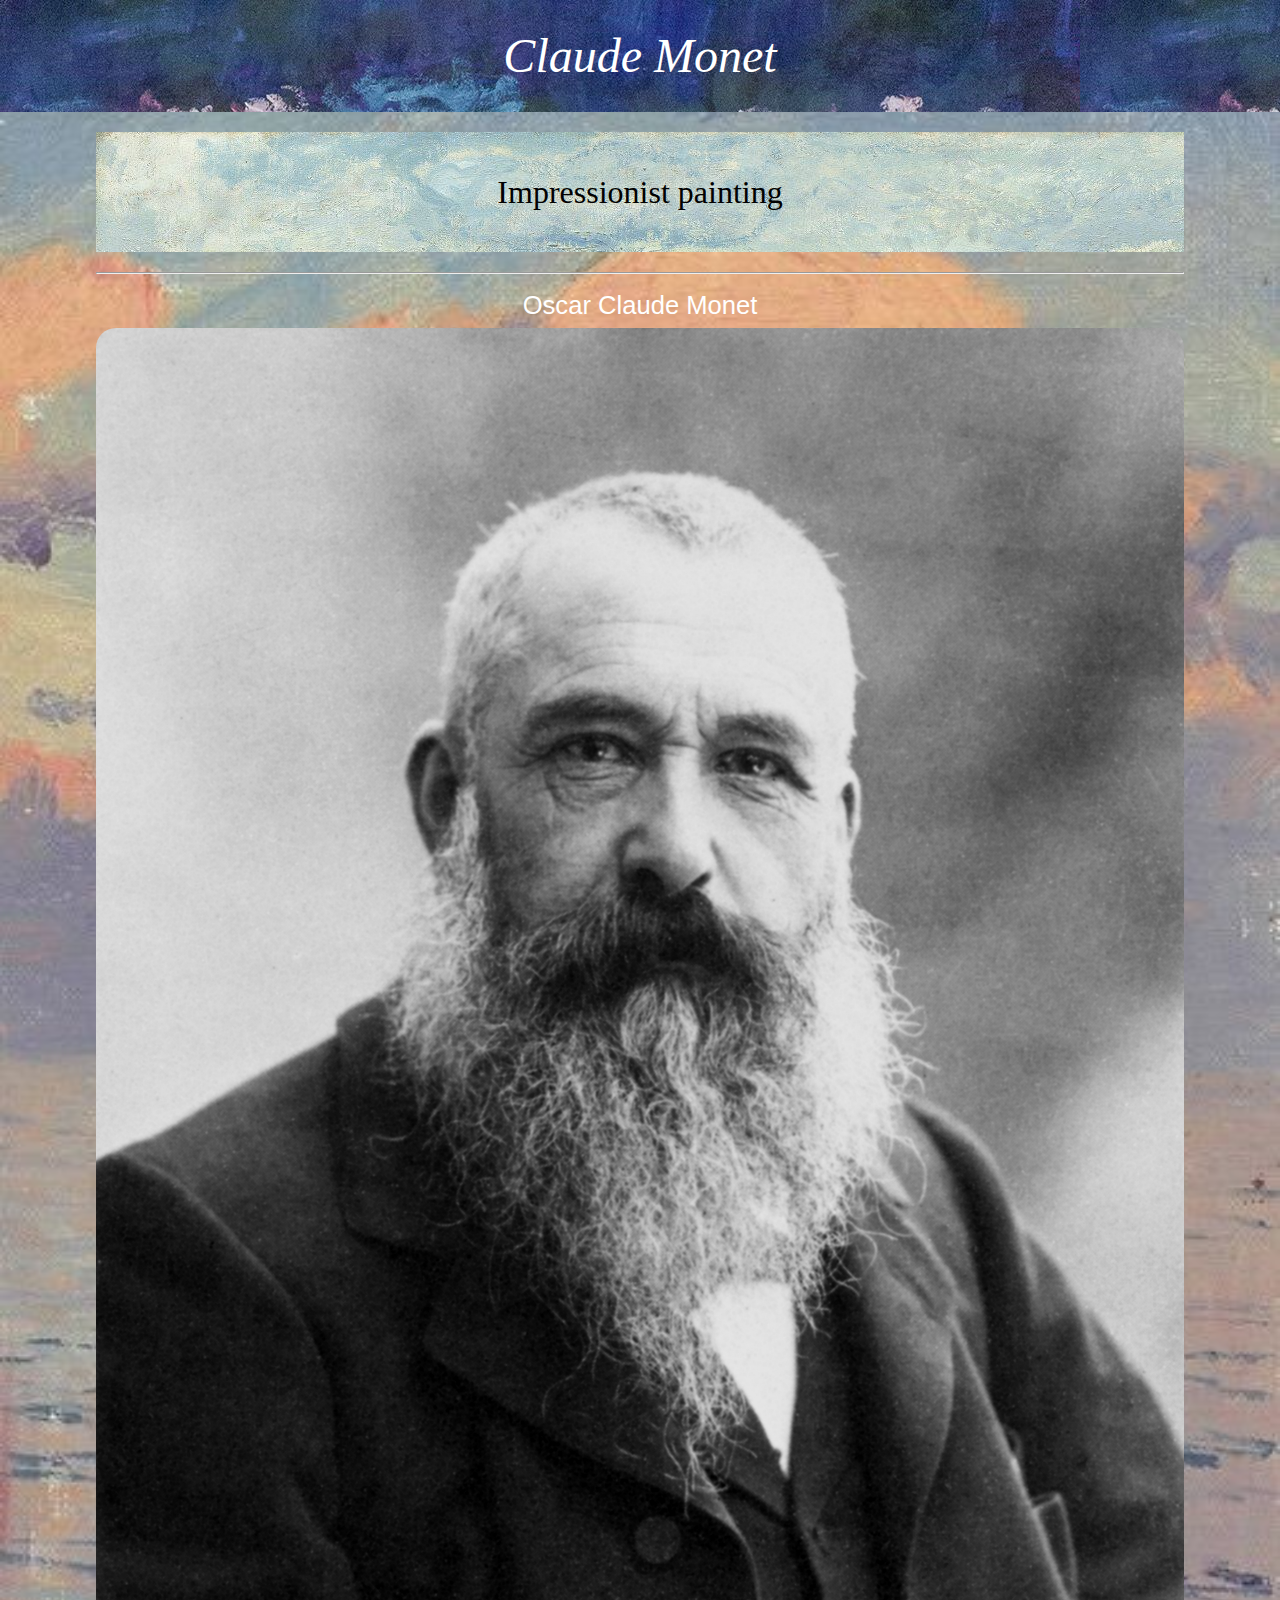
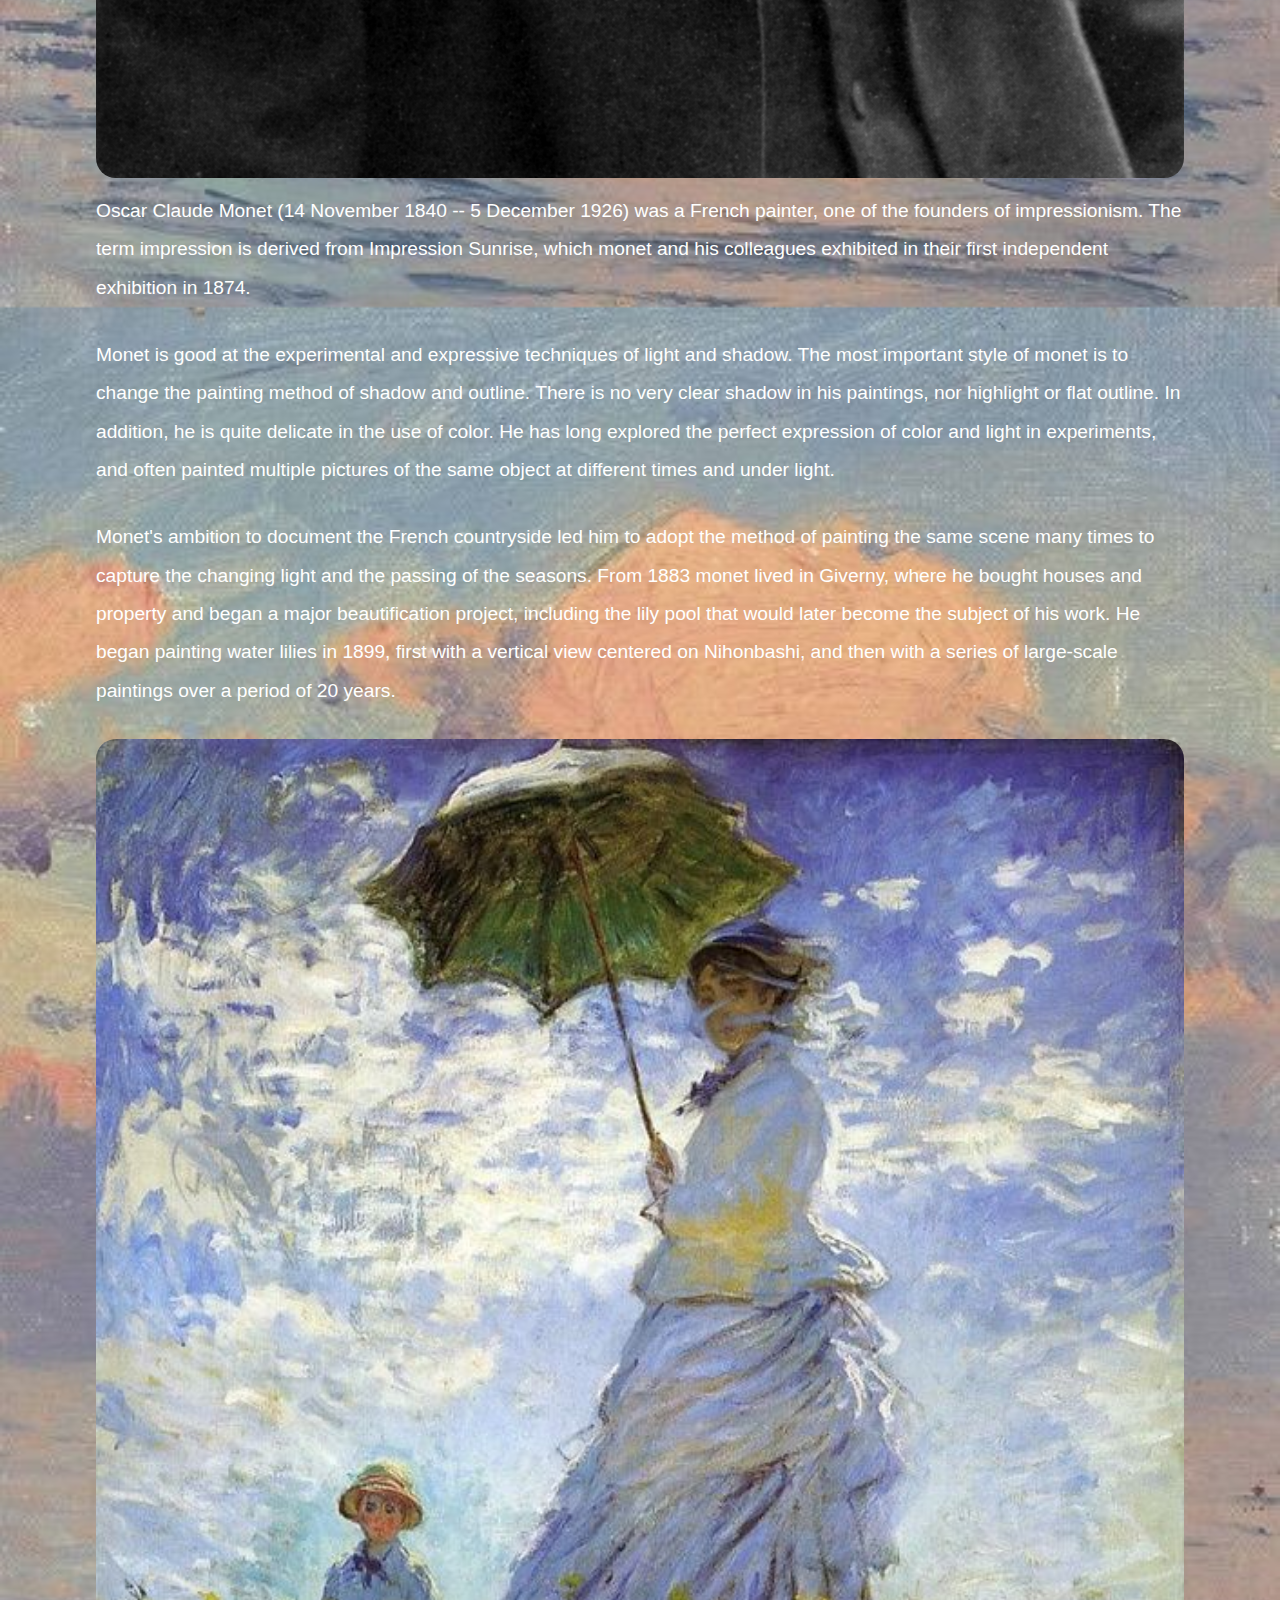
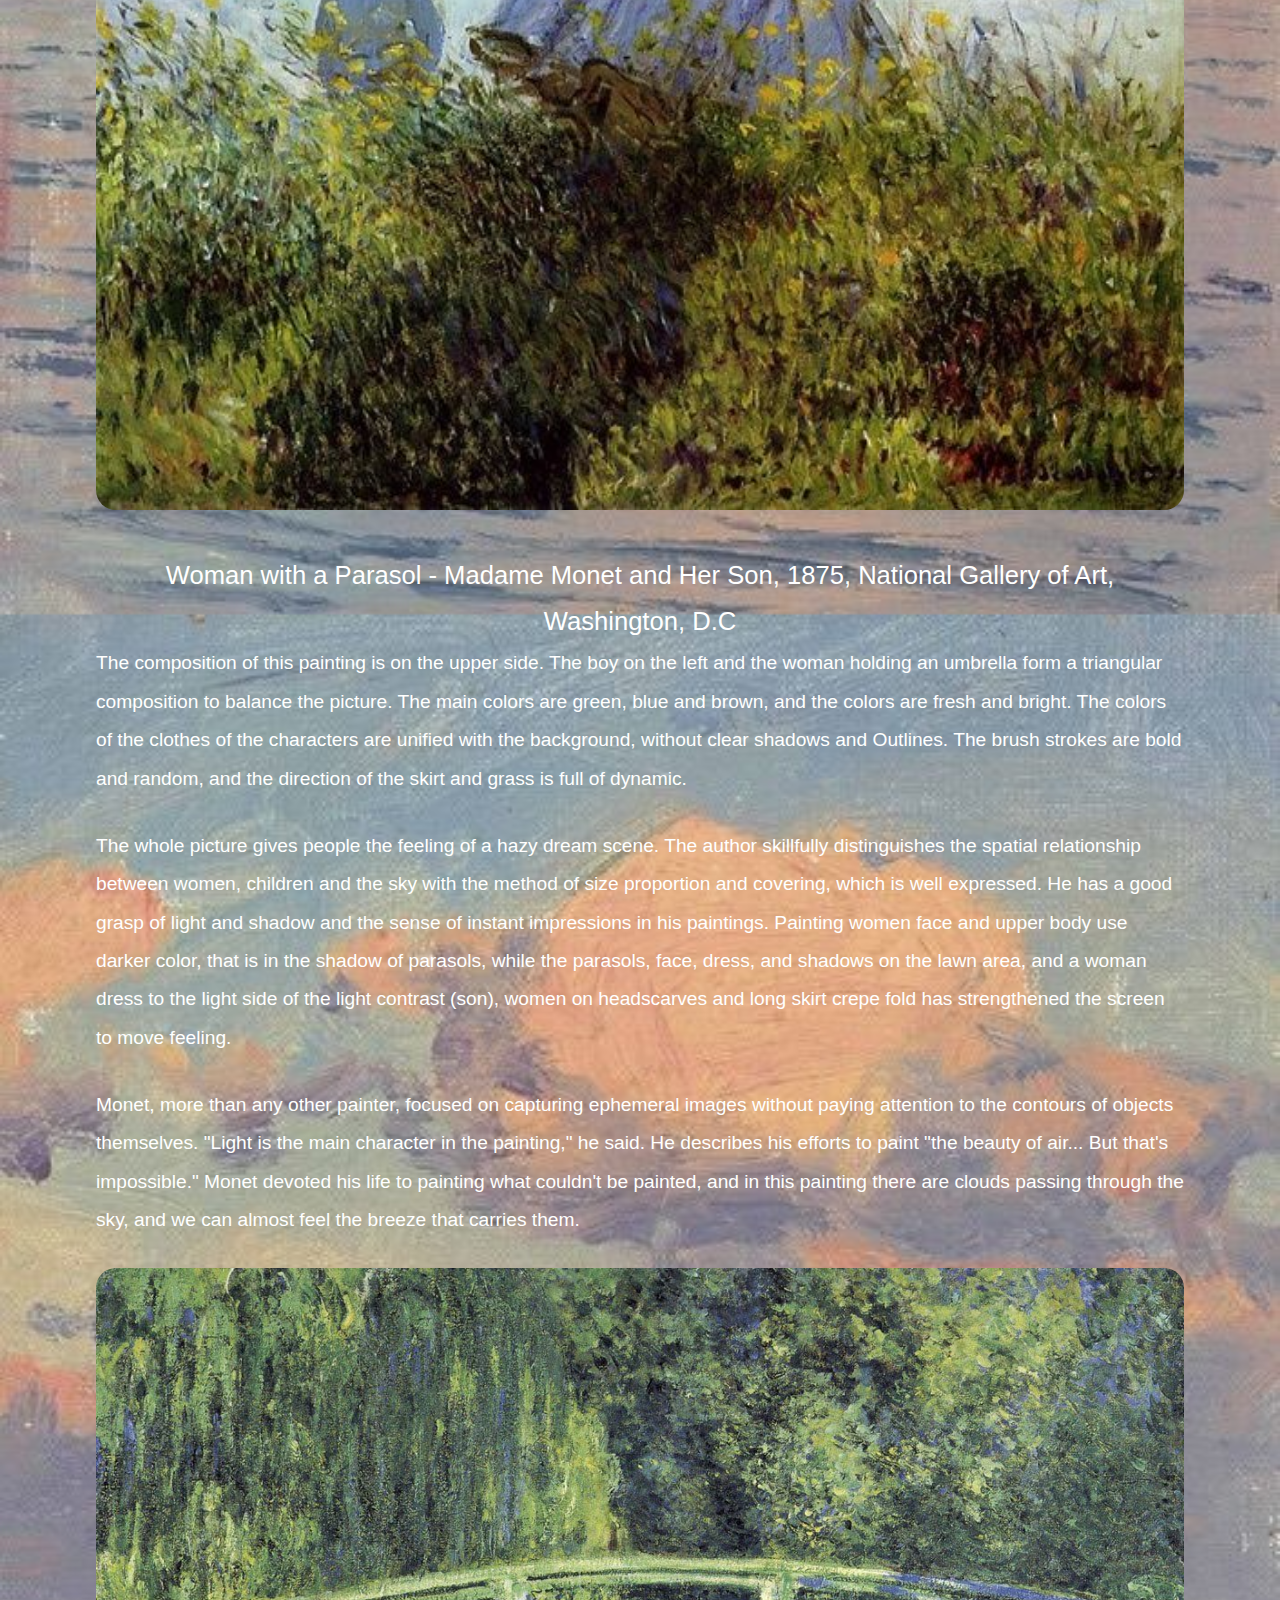
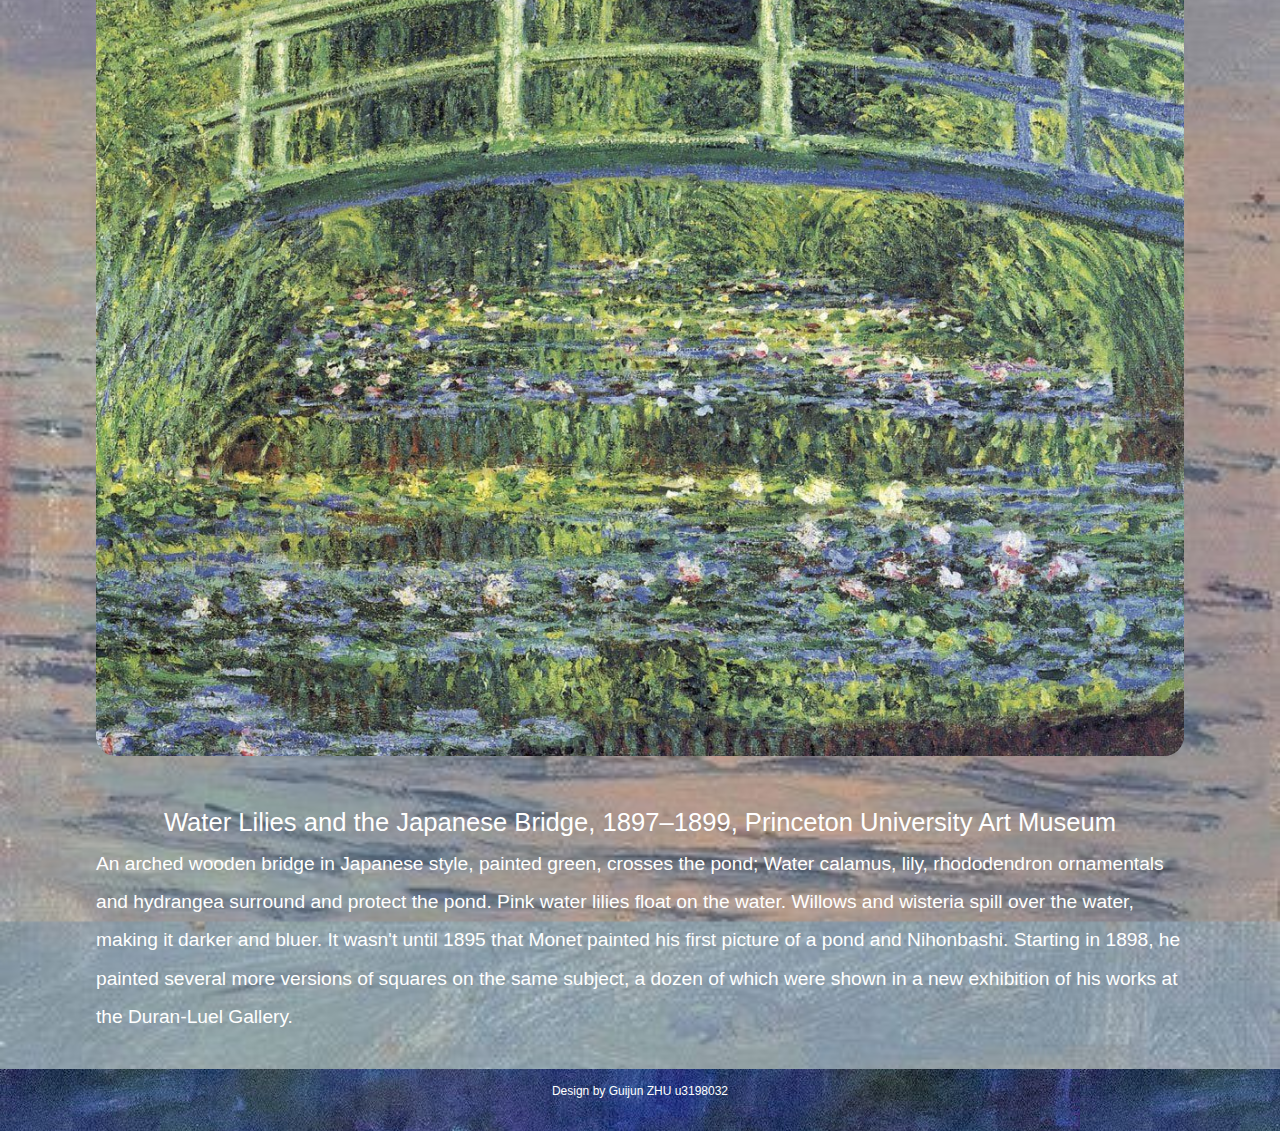
<file: final-website/index.html>
<!DOCTYPE html>
<html lang="en">

<head>

    <!-- load the head content from the head.html file -->
    <!-- This content is inserted into the base.html file -->

<meta charset="UTF-8">
<meta name="viewport" content="width=device-width, initial-scale=1.0">
<!-- load our reset stylesheet -->
<link rel="stylesheet" href="assets/css/reset.css">
<!-- load our main stylesheet -->
<link rel="stylesheet" href="assets/css/styles.css">

<!-- you could add favicons etc here -->

    <!-- set the site title to be a variable, defined in the md file -->
    <title>Claude Monet</title>
</head>

<body>
    <header>
        <div class="inner-wrapper">
            <h1>Claude Monet</h1>
        </div>
    </header>
    <main>
        <div class="inner-wrapper">
            <!-- STOP! Don't add anything more to the base template -->
            <!-- the content here is loaded through the homepage template -->
            
            
<div class="t1">
    <h2> Impressionist painting</h2>
</div>

<div class="main-content">
    <hr>
<h3>Oscar Claude Monet</h3>
<p><img src="assets/images/img0.jpg" alt="img0">
Oscar Claude Monet (14 November 1840 -- 5 December 1926) was a French painter, one of the founders of impressionism. The term impression is derived from Impression Sunrise, which monet and his colleagues exhibited in their first independent exhibition in 1874.</p>
<p>Monet is good at the experimental and expressive techniques of light and shadow. The most important style of monet is to change the painting method of shadow and outline. There is no very clear shadow in his paintings, nor highlight or flat outline. In addition, he is quite delicate in the use of color. He has long explored the perfect expression of color and light in experiments, and often painted multiple pictures of the same object at different times and under light.</p>
<p>Monet's ambition to document the French countryside led him to adopt the method of painting the same scene many times to capture the changing light and the passing of the seasons. From 1883 monet lived in Giverny, where he bought houses and property and began a major beautification project, including the lily pool that would later become the subject of his work. He began painting water lilies in 1899, first with a vertical view centered on Nihonbashi, and then with a series of large-scale paintings over a period of 20 years.</p>
<p><img src="assets/images/img3.jpeg" alt="img1"></p>
<h3>Woman with a Parasol - Madame Monet and Her Son, 1875, National Gallery of Art, Washington, D.C</h3>
<p>The composition of this painting is on the upper side. The boy on the left and the woman holding an umbrella form a triangular composition to balance the picture. The main colors are green, blue and brown, and the colors are fresh and bright. The colors of the clothes of the characters are unified with the background, without clear shadows and Outlines. The brush strokes are bold and random, and the direction of the skirt and grass is full of dynamic.</p>
<p>The whole picture gives people the feeling of a hazy dream scene. The author skillfully distinguishes the spatial relationship between women, children and the sky with the method of size proportion and covering, which is well expressed. He has a good grasp of light and shadow and the sense of instant impressions in his paintings. Painting women face and upper body use darker color, that is in the shadow of parasols, while the parasols, face, dress, and shadows on the lawn area, and a woman dress to the light side of the light contrast (son), women on headscarves and long skirt crepe fold has strengthened the screen to move feeling.</p>
<p>Monet, more than any other painter, focused on capturing ephemeral images without paying attention to the contours of objects themselves. &quot;Light is the main character in the painting,&quot; he said. He describes his efforts to paint &quot;the beauty of air... But that's impossible.&quot; Monet devoted his life to painting what couldn't be painted, and in this painting there are clouds passing through the sky, and we can almost feel the breeze that carries them.</p>
<p><img src="assets/images/img2.jpeg" alt="img2"></p>
<h3>Water Lilies and the Japanese Bridge, 1897–1899, Princeton University Art Museum</h3>
<p>An arched wooden bridge in Japanese style, painted green, crosses the pond; Water calamus, lily, rhododendron ornamentals and hydrangea surround and protect the pond. Pink water lilies float on the water. Willows and wisteria spill over the water, making it darker and bluer. It wasn't until 1895 that Monet painted his first picture of a pond and Nihonbashi. Starting in 1898, he painted several more versions of squares on the same subject, a dozen of which were shown in a new exhibition of his works at the Duran-Luel Gallery.</p>

</div>
            
        </div>
    </main>

    <!-- The content in this file is inserted into the base.html file -->
<footer>
    <div class="inner-wrapper">
        <p>Design by Guijun ZHU u3198032</p>
    </div>
</footer>

</body>

</html>
</file>
<file: final-website/assets/css/styles.css>
body {
    font-size: 16px;
    font-family: sans-serif;
    background-image: url(../images/img1.jpeg);
    background-size: 100%;
}

h1 {
    font-size: 3em;
    color: white;
text-align: center;
font-style: italic;
font-family:cursive;
    /* shorthand for TOP RIGHT BOTTOM LEFT */
    /* margin: 1em 0 1.5em 0; */
}

h2 {
    font-size: 1.6em;
    line-height: 1.5em;
    font-family: cursive;
    color: rgb(2, 2, 2);
}

h3{
    font-size: 1.6em;
    line-height: 1.8em;
    color: white;
    text-align: center;
}

p {
    font-size: 1.2em;
    color: white;
    line-height: 2em;
    margin-bottom: 1.5em;
}

.inner-wrapper {
    width: 85%;
    margin: 0 auto;

}

img {width:100%;
    border-radius: 20px;}


header{ 
    background-image: url(../images/Los\ Nenúfares\ o\ Les\ Nymphéas\ de\ Claude\ Monet.jpeg);
    padding: 2em 0;
}

footer{
    background-image: url(../images/Los\ Nenúfares\ o\ Les\ Nymphéas\ de\ Claude\ Monet.jpeg);
    padding: 1em 0;
    font-size: 10px;
    text-align:center;

}


.t1 {
    text-align: center;
    font-size: 20px;
    background-image: url(../images/Claude\ Monet\ -\ Banks\ of\ the\ Seine\,\ Vétheuil\ -\ 150\ x\ 110\ _\ Zilver\ _\ Ja.jpeg);
    min-height: 4em;
    padding: 1em;
    margin: 1em 0;
    /* vertically align */
    display: flex;
    align-items: center;
    justify-content: center;


}

.images{
    width: 100%;
}


main {
    margin-bottom: 2em;
}
</file>
